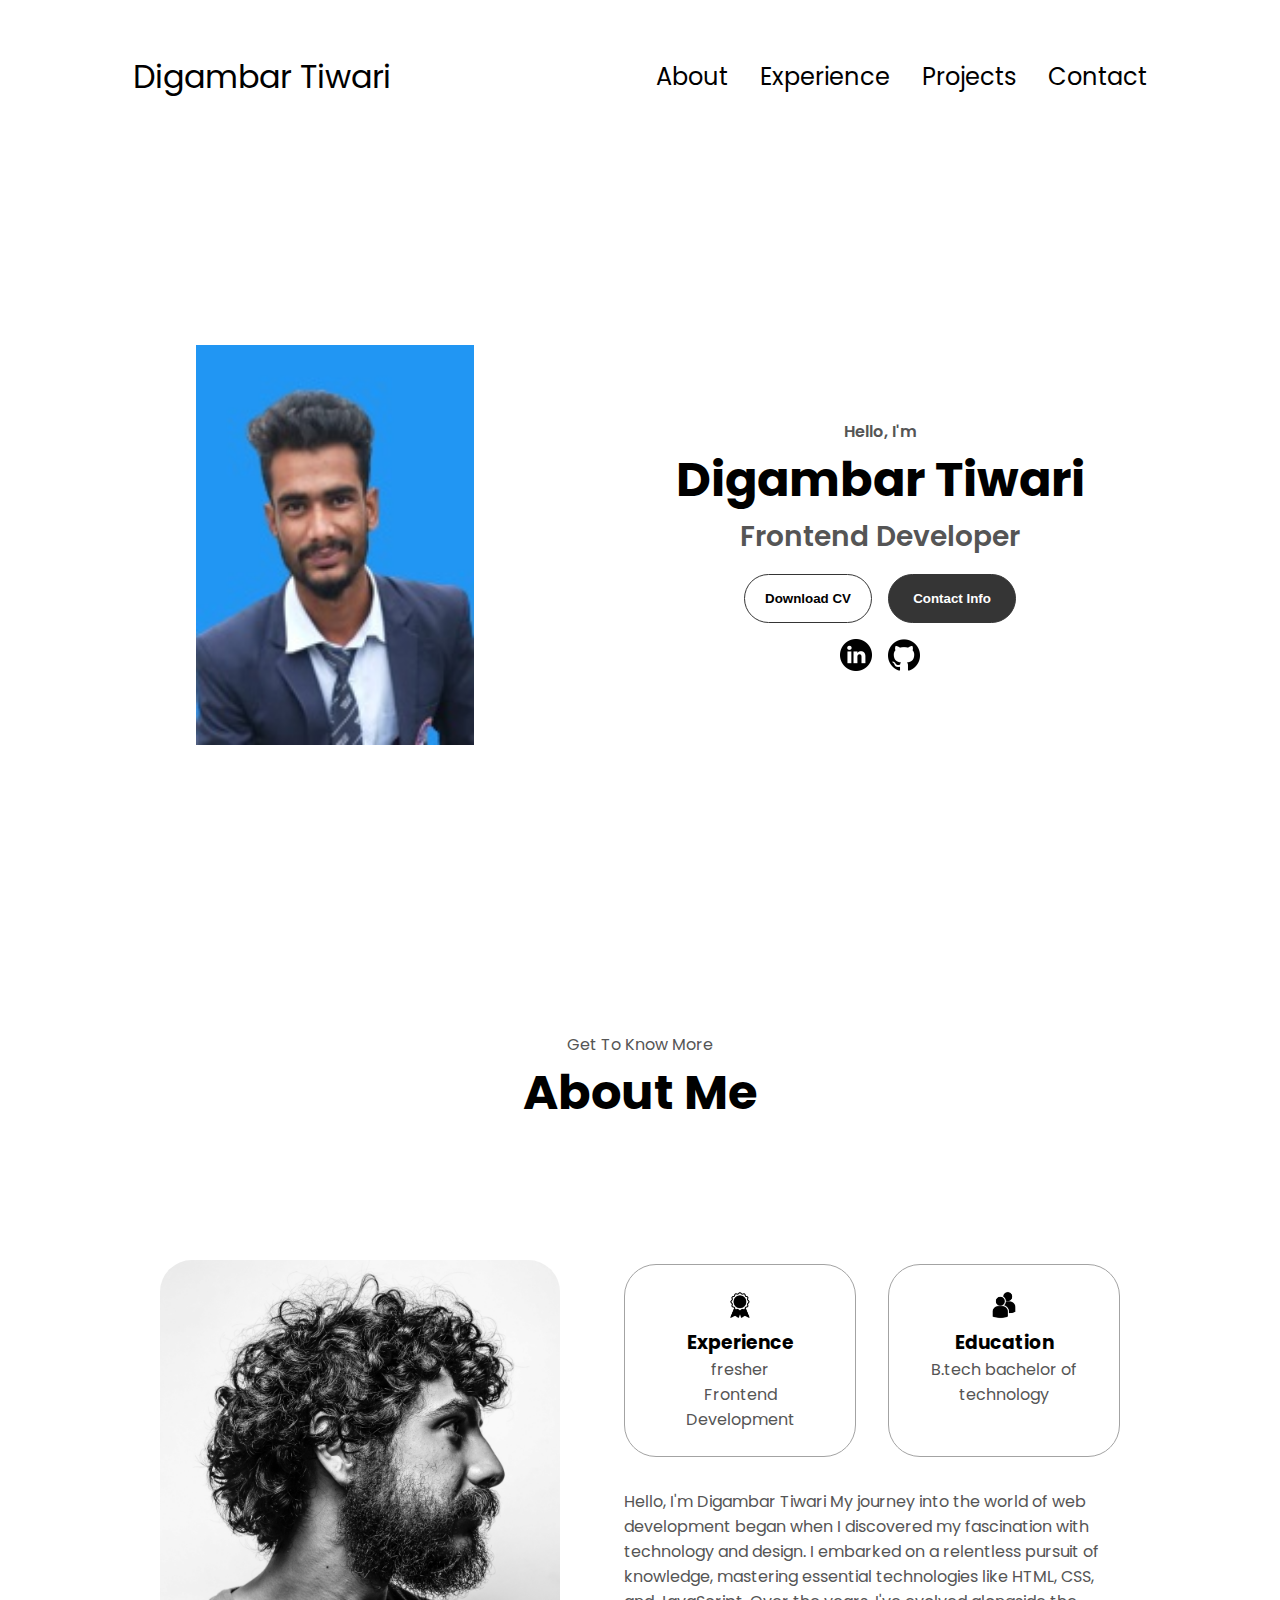
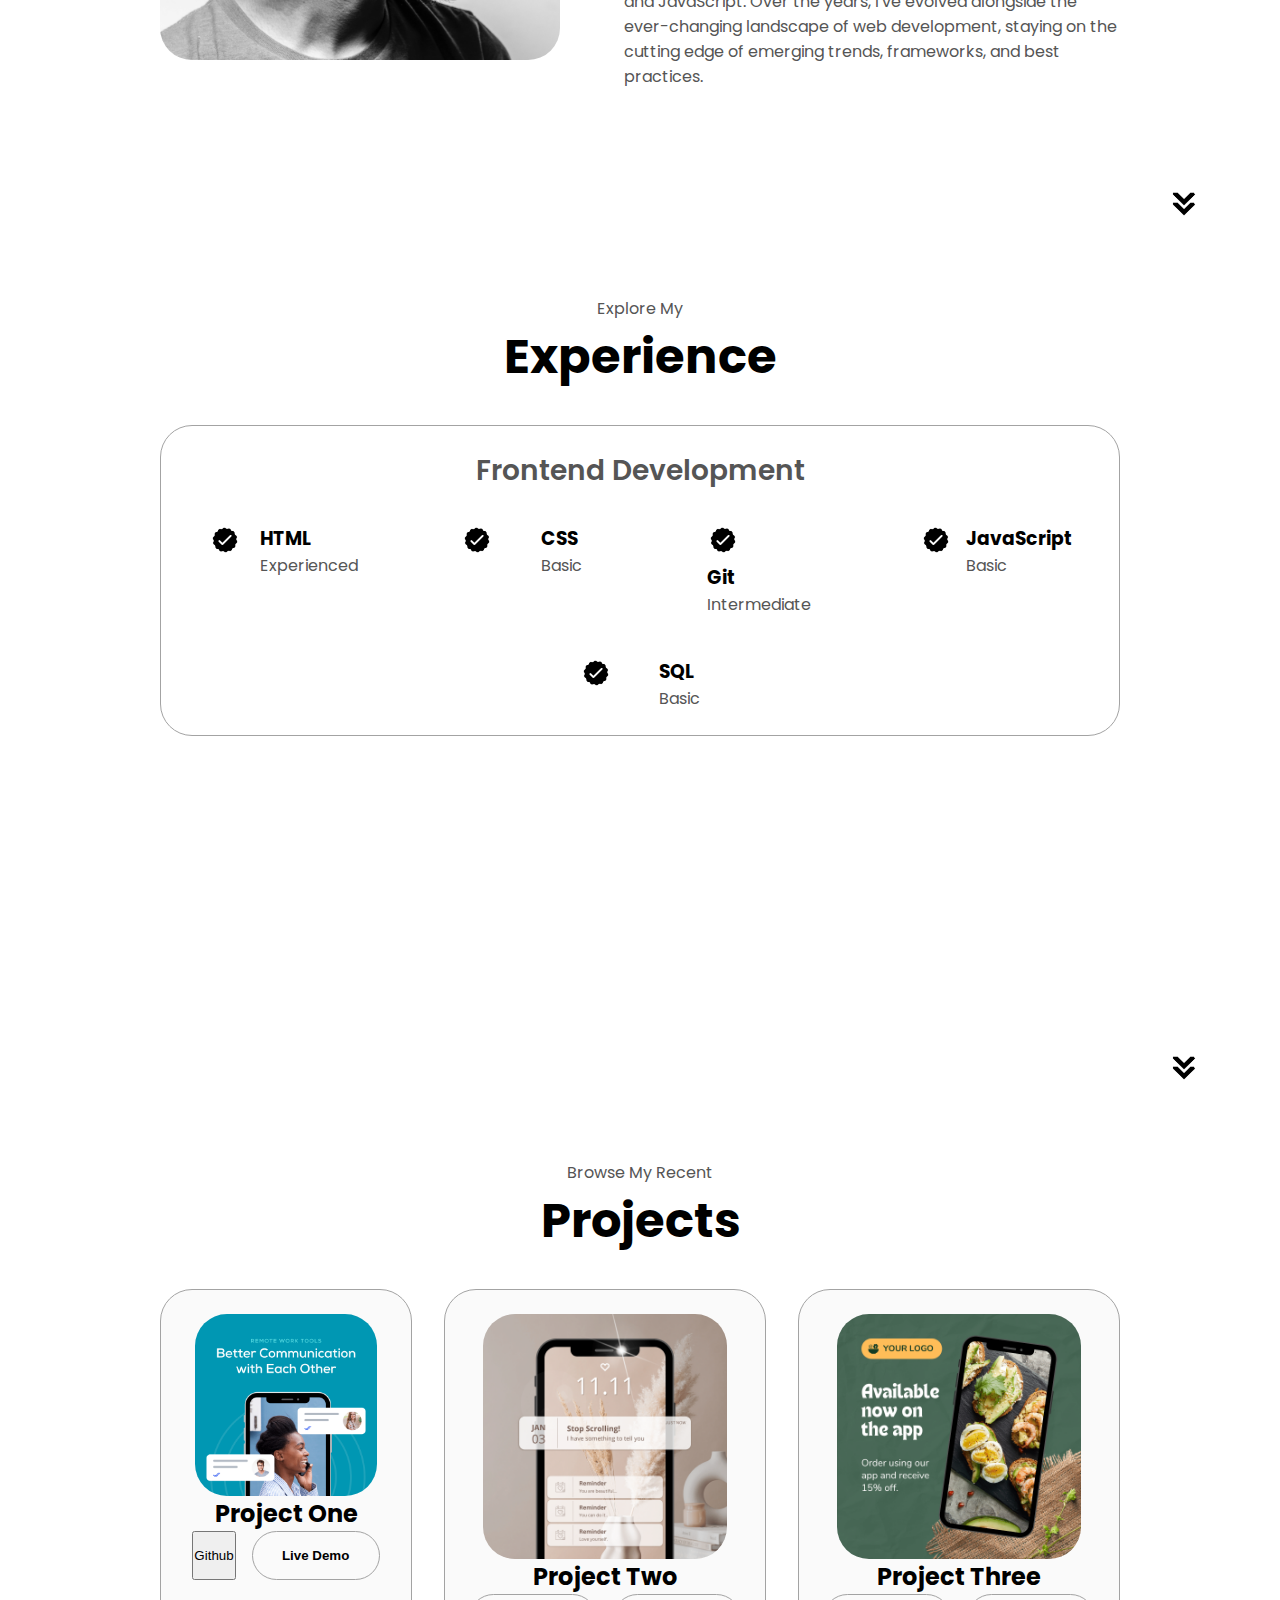
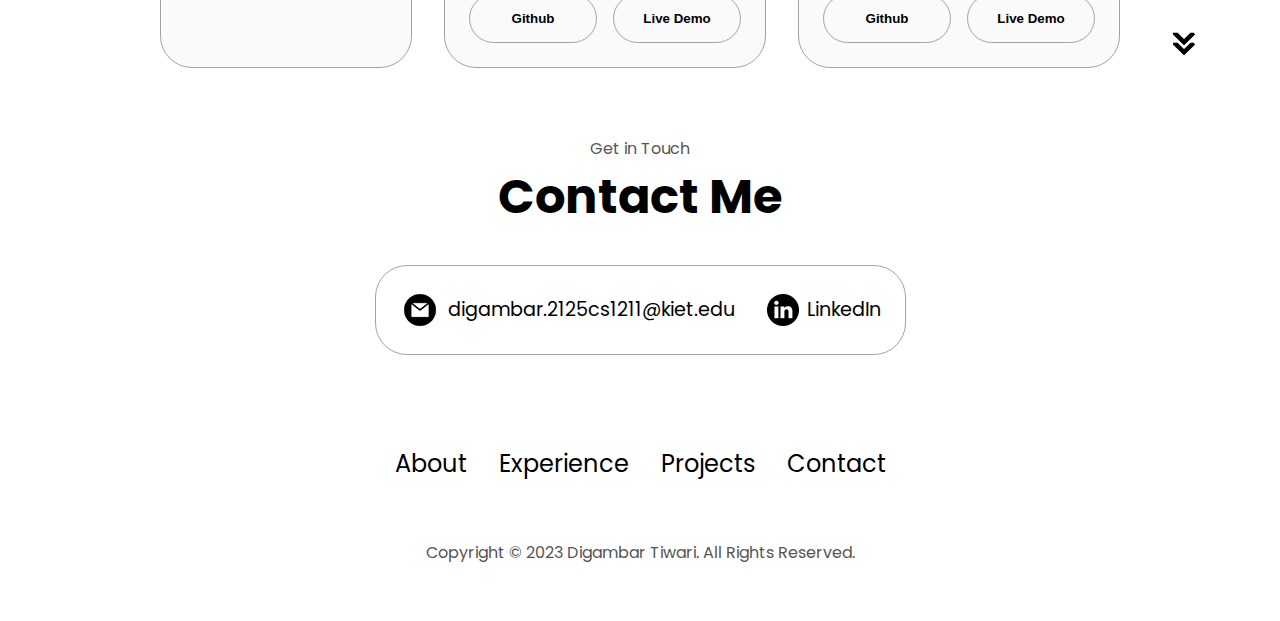
<file: Portfolio/html-css-js-portfolio-tutorial-2/index.html>
<!DOCTYPE html>
<html lang="en">
  <head>
    <meta charset="UTF-8" />
    <meta http-equiv="X-UA-Compatible" content="IE=edge" />
    <meta name="viewport" content="width=device-width, initial-scale=1.0" />
    <title>My Portfolio</title>
    <link rel="stylesheet" href="style.css" />
    <link rel="stylesheet" href="mediaqueries.css" />
  </head>
  <body>
    <nav id="desktop-nav">
      <div class="logo">Digambar Tiwari</div>
      <div>
        <ul class="nav-links">
          <li><a href="#about">About</a></li>
          <li><a href="#experience">Experience</a></li>
          <li><a href="#projects">Projects</a></li>
          <li><a href="#contact">Contact</a></li>
        </ul>
      </div>
    </nav>
    <nav id="hamburger-nav">
      <div class="logo">John Doe</div>
      <div class="hamburger-menu">
        <div class="hamburger-icon" onclick="toggleMenu()">
          <span></span>
          <span></span>
          <span></span>
        </div>
        <div class="menu-links">
          <li><a href="#about" onclick="toggleMenu()">About</a></li>
          <li><a href="#experience" onclick="toggleMenu()">Experience</a></li>
          <li><a href="#projects" onclick="toggleMenu()">Projects</a></li>
          <li><a href="#contact" onclick="toggleMenu()">Contact</a></li>
        </div>
      </div>
    </nav>
    <section id="profile">
      <div class="section__pic-container">
        <img src="photo1.jpg" alt="Digambar Tiwari profile picture" />
      </div>
      <div class="section__text">
        <p class="section__text__p1">Hello, I'm</p>
        <h1 class="title">Digambar Tiwari</h1>
        <p class="section__text__p2">Frontend Developer</p>
        <div class="btn-container">
          <button
            class="btn btn-color-2"
            onclick="window.open('file:///C:/Users/digam/Downloads/Resume_Resume_Format5%20(1).pdf')"
          >
            Download CV
          </button>
          <button class="btn btn-color-1" onclick="'file:///C:/Users/digam/Downloads/Resume_Resume_Format5%20(1).pdf'">
            Contact Info
          </button>
        </div>
        <div id="socials-container">
          <img
            src="./assets/linkedin.png"
            alt="My LinkedIn profile"
            class="icon"
            onclick="location.href='https://linkedin.com/'"
          />
          <img
            src="./assets/github.png"
            alt="My Github profile"
            class="icon"
            onclick="location.href='https://github.com/'"
          />
        </div>
      </div>
    </section>
    <section id="about">
      <p class="section__text__p1">Get To Know More</p>
      <h1 class="title">About Me</h1>
      <div class="section-container">
        <div class="section__pic-container">
          <img
            src="./assets/about-pic.png"
            alt="Profile picture"
            class="about-pic"
          />
        </div>
        <div class="about-details-container">
          <div class="about-containers">
            <div class="details-container">
              <img
                src="./assets/experience.png"
                alt="Experience icon"
                class="icon"
              />
              <h3>Experience</h3>
              <p>fresher<br />Frontend Development</p>
            </div>
            <div class="details-container">
              <img
                src="./assets/education.png"
                alt="Education icon"
                class="icon"
              />
              <h3>Education</h3>
              <p>B.tech bachelor of technology</p>
            </div>
          </div>
          <div class="text-container">
            <p>
             Hello, I'm Digambar Tiwari My journey into the world of web development began when I discovered my fascination with technology and design. I embarked on a relentless pursuit of knowledge, mastering essential technologies like HTML, CSS, and JavaScript. Over the years, I've evolved alongside the ever-changing landscape of web development, staying on the cutting edge of emerging trends, frameworks, and best practices.
            </p>
          </div>
        </div>
      </div>
      <img
        src="./assets/arrow.png"
        alt="Arrow icon"
        class="icon arrow"
        onclick="location.href='./#experience'"
      />
    </section>
    <section id="experience">
      <p class="section__text__p1">Explore My</p>
      <h1 class="title">Experience</h1>
      <div class="experience-details-container">
        <div class="about-containers">
          <div class="details-container">
            <h2 class="experience-sub-title">Frontend Development</h2>
            <div class="article-container">
              <article>
                <img
                  src="./assets/checkmark.png"
                  alt="Experience icon"
                  class="icon"
                />
                <div>
                  <h3>HTML</h3>
                  <p>Experienced</p>
                </div>
              </article>
              <article>
                <img
                  src="./assets/checkmark.png"
                  alt="Experience icon"
                  class="icon"
                />
                <div>
                  <h3>CSS</h3>
                  <p>Basic</p>
                </div>
              </article>
              <article>
                
                <div>
                  <img
                  src="./assets/checkmark.png"
                  alt="Experience icon"
                  class="icon"
                />
                <div>
                  <h3>Git</h3>
                  <p>Intermediate</p>
                </div>
                
              
                </div>
              </article>
              <article>
                <img
                  src="./assets/checkmark.png"
                  alt="Experience icon"
                  class="icon"
                />
                <div>
                  <h3>JavaScript</h3>
                  <p>Basic</p>
                </div>
              </article>
              <article>
                <img
                  src="./assets/checkmark.png"
                  alt="Experience icon"
                  class="icon"
                />
                <div>
                  <h3>SQL</h3>
                  <p>Basic</p>
                </div>
              </article>
              
            </div>
          </div>
              </article>
            </div>
          </div>
        </div>
      </div>
      <img
        src="./assets/arrow.png"
        alt="Arrow icon"
        class="icon arrow"
        onclick="location.href='./#projects'"
      />
    </section>
    <section id="projects">
      <p class="section__text__p1">Browse My Recent</p>
      <h1 class="title">Projects</h1>
      <div class="experience-details-container">
        <div class="about-containers">
          <div class="details-container color-container">
            <div class="article-container">
              <img
                src="./assets/project-1.png"
                alt="Project 1"
                class="project-img"
              />
            </div>
            <h2 class="landing page">Project One</h2>
            <div class="btn-container">
              <button
                class="landing page"
                onclick="location.href='https://github.com/Digambar7753/landing-page-'"
              >
                Github
              </button>
              <button
                class="btn btn-color-2 project-btn"
                onclick="location.href='https://github.com/Digambar7753/landing-page-'"
              >
                Live Demo
              </button>
            </div>
          </div>
          <div class="details-container color-container">
            <div class="article-container">
              <img
                src="./assets/project-2.png"
                alt="Project 2"
                class="project-img"
              />
            </div>
            <h2 class="temperature converter">Project Two</h2>
            <div class="btn-container">
              <button
                class="btn btn-color-2 project-btn"
                onclick="location.href='https://github.com/Digambar7753/tempcon'"
              >
                Github
              </button>
              <button
                class="btn btn-color-2 project-btn"
                onclick="location.href='https://github.com/Digambar7753/tempcon'"
              >
                Live Demo
              </button>
            </div>
          </div>
          <div class="details-container color-container">
            <div class="article-container">
              <img
                src="./assets/project-3.png"
                alt="Project 3"
                class="project-img"
              />
            </div>
            <h2 class="Netflix clone">Project Three</h2>
            <div class="btn-container">
              <button
                class="btn btn-color-2 project-btn"
                onclick="location.href='https://github.com/Digambar7753/netflixlanding'"
              >
                Github
              </button>
              <button
                class="btn btn-color-2 project-btn"
                onclick="location.href='https://github.com/Digambar7753/netflixlanding'"
              >
                Live Demo
              </button>
            </div>
          </div>
        </div>
      </div>
      <img
        src="./assets/arrow.png"
        alt="Arrow icon"
        class="icon arrow"
        onclick="location.href='./#contact'"
      />
    </section>
    <section id="contact">
      <p class="section__text__p1">Get in Touch</p>
      <h1 class="title">Contact Me</h1>
      <div class="contact-info-upper-container">
        <div class="contact-info-container">
          <img
            src="./assets/email.png"
            alt="Email icon"
            class="icon contact-icon email-icon"
          />
          <p><a href="digambar.2125cs1211@kiet.edu">digambar.2125cs1211@kiet.edu</a></p>
        </div>
        <div class="contact-info-container">
          <img
            src="./assets/linkedin.png"
            alt="LinkedIn icon"
            class="icon contact-icon"
          />
          <p><a href="https://www.linkedin.com/in/digambar-tiwari-b95a3423b">LinkedIn</a></p>
        </div>
      </div>
    </section>
    <footer>
      <nav>
        <div class="nav-links-container">
          <ul class="nav-links">
            <li><a href="#about">About</a></li>
            <li><a href="#experience">Experience</a></li>
            <li><a href="#projects">Projects</a></li>
            <li><a href="#contact">Contact</a></li>
          </ul>
        </div>
      </nav>
      <p>Copyright &#169; 2023 Digambar Tiwari. All Rights Reserved.</p>
    </footer>
    <script src="script.js"></script>
  </body>
</html>
</file>
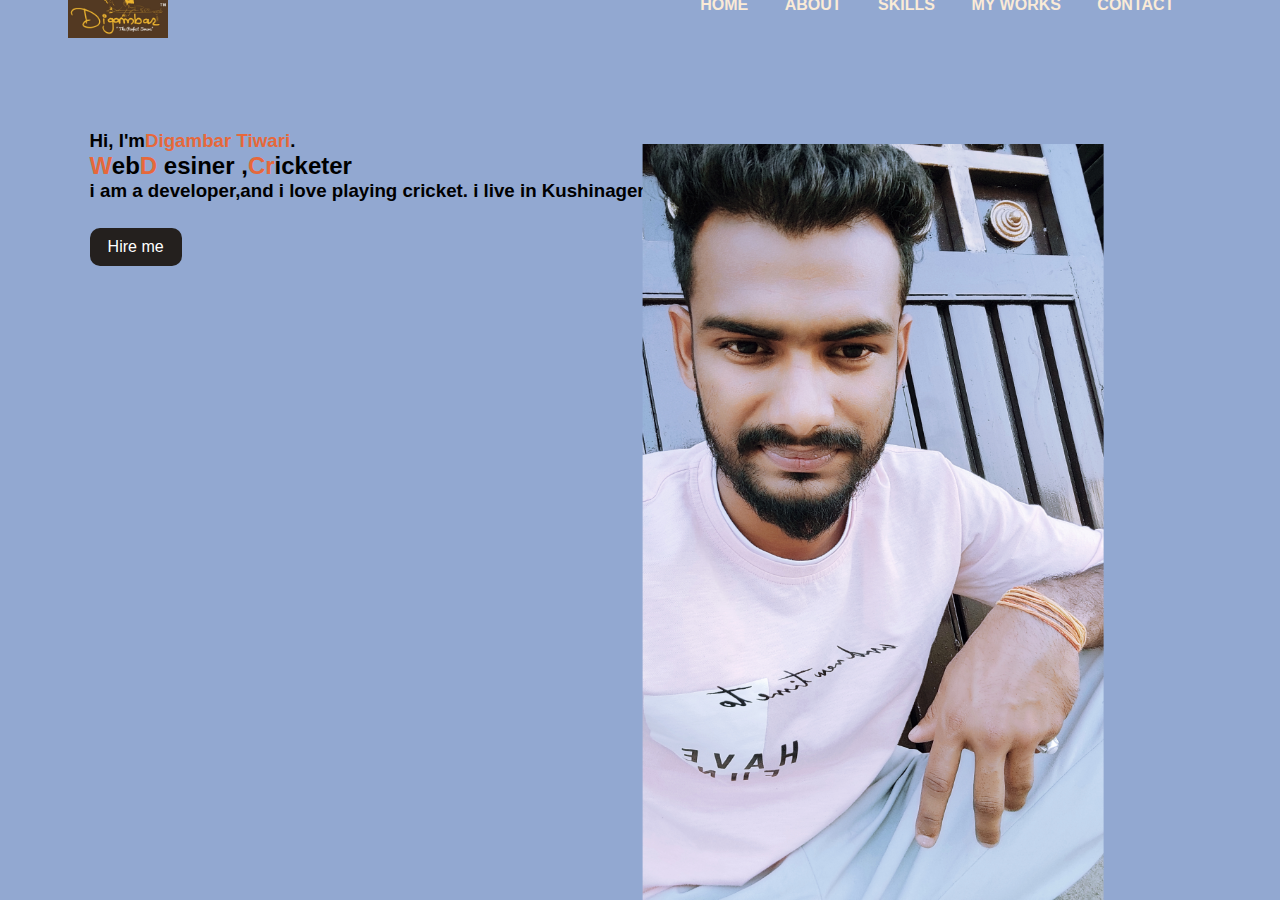
<file: Portfolio/image/index.html>
<!DOCTYPE html>
<html lang="en">
<head>
    <meta charset="UTF-8">
    <meta name="viewport" content="width=device-width, initial-scale=1.0">
    <title>Portfolio</title>
    <link rel="stylesheet" href="style.css">
</head>
<body>
  <div class="main">
   <div class="navbar">
      <img src="nigam.jpg" class="logo" width="60px">
     <ul>
        <li><a href="#">HOME</a></li>
        <li><a href="#">ABOUT</a></li>
        <li><a href="#">SKILLS</a></li>
        <li><a href="#">MY WORKS</a></li>
        <li><a href="#">CONTACT</a></li>
     </ul>
    </div>
        <div class="info">
          <h3>Hi, I'm<span>Digambar Tiwari</span>.</h3>
          <h2><span>W</span>eb<span>D</span> esiner ,<span>Cr</span>icketer</h2>
          <h3>i am a developer,and i love playing cricket. i live in Kushinager </h3>
          <a href="#">Hire me</a>
        </div>
        <div class="image">
          <img src="dig.jpg"class="image">
        </div>
  </div>
    
</body>
</html>
</file>
<file: Portfolio/html-css-js-portfolio-tutorial-2/style.css>
/* GENERAL */

@import url("https://fonts.googleapis.com/css2?family=Poppins:wght@300;400;500;600&display=swap");

* {
  margin: 0;
  padding: 0;
}

body {
  font-family: "Poppins", sans-serif;
}

html {
  scroll-behavior: smooth;
}

p {
  color: rgb(85, 85, 85);
}

/* TRANSITION */

a,
.btn {
  transition: all 300ms ease;
}

/* DESKTOP NAV */

nav,
.nav-links {
  display: flex;
}

nav {
  justify-content: space-around;
  align-items: center;
  height: 17vh;
}

.nav-links {
  gap: 2rem;
  list-style: none;
  font-size: 1.5rem;
}

a {
  color: black;
  text-decoration: none;
  text-decoration-color: white;
}

a:hover {
  color: grey;
  text-decoration: underline;
  text-underline-offset: 1rem;
  text-decoration-color: rgb(181, 181, 181);
}

.logo {
  font-size: 2rem;
}

.logo:hover {
  cursor: default;
}

/* HAMBURGER MENU */

#hamburger-nav {
  display: none;
}

.hamburger-menu {
  position: relative;
  display: inline-block;
}

.hamburger-icon {
  display: flex;
  flex-direction: column;
  justify-content: space-between;
  height: 24px;
  width: 30px;
  cursor: pointer;
}

.hamburger-icon span {
  width: 100%;
  height: 2px;
  background-color: black;
  transition: all 0.3 ease-in-out;
}

.menu-links {
  position: absolute;
  top: 100%;
  right: 0;
  background-color: white;
  width: fit-content;
  max-height: 0;
  overflow: hidden;
  transition: all 0.3 ease-in-out;
}

.menu-links a {
  display: block;
  padding: 10px;
  text-align: center;
  font-size: 1.5rem;
  color: black;
  text-decoration: none;
  transition: all 0.3 ease-in-out;
}

.menu-links li {
  list-style: none;
}

.menu-links.open {
  max-height: 300px;
}

.hamburger-icon.open span:first-child {
  transform: rotate(45deg) translate(10px, 5px);
}

.hamburger-icon.open span:nth-child(2) {
  opacity: 0;
}

.hamburger-icon.open span:last-child {
  transform: rotate(-45deg) translate(10px, -5px);
}

.hamburger-icon span:first-child {
  transform: none;
}

.hamburger-icon span:first-child {
  opacity: 1;
}

.hamburger-icon span:first-child {
  transform: none;
}

/* SECTIONS */

section {
  padding-top: 4vh;
  height: 96vh;
  margin: 0 10rem;
  box-sizing: border-box;
  min-height: fit-content;
}

.section-container {
  display: flex;
}

/* PROFILE SECTION */

#profile {
  display: flex;
  justify-content: center;
  gap: 5rem;
  height: 80vh;
}

.section__pic-container {
  display: flex;
  height: 400px;
  width: 400px;
  margin: auto 0;
}

.section__text {
  align-self: center;
  text-align: center;
}

.section__text p {
  font-weight: 600;
}

.section__text__p1 {
  text-align: center;
}

.section__text__p2 {
  font-size: 1.75rem;
  margin-bottom: 1rem;
}

.title {
  font-size: 3rem;
  text-align: center;
}

#socials-container {
  display: flex;
  justify-content: center;
  margin-top: 1rem;
  gap: 1rem;
}

/* ICONS */

.icon {
  cursor: pointer;
  height: 2rem;
}

/* BUTTONS */

.btn-container {
  display: flex;
  justify-content: center;
  gap: 1rem;
}

.btn {
  font-weight: 600;
  transition: all 300ms ease;
  padding: 1rem;
  width: 8rem;
  border-radius: 2rem;
}

.btn-color-1,
.btn-color-2 {
  border: rgb(53, 53, 53) 0.1rem solid;
}

.btn-color-1:hover,
.btn-color-2:hover {
  cursor: pointer;
}

.btn-color-1,
.btn-color-2:hover {
  background: rgb(53, 53, 53);
  color: white;
}

.btn-color-1:hover {
  background: rgb(0, 0, 0);
}

.btn-color-2 {
  background: none;
}

.btn-color-2:hover {
  border: rgb(255, 255, 255) 0.1rem solid;
}

.btn-container {
  gap: 1rem;
}

/* ABOUT SECTION */

#about {
  position: relative;
}

.about-containers {
  gap: 2rem;
  margin-bottom: 2rem;
  margin-top: 2rem;
}

.about-details-container {
  justify-content: center;
  flex-direction: column;
}

.about-containers,
.about-details-container {
  display: flex;
}

.about-pic {
  border-radius: 2rem;
}

.arrow {
  position: absolute;
  right: -5rem;
  bottom: 2.5rem;
}

.details-container {
  padding: 1.5rem;
  flex: 1;
  background: white;
  border-radius: 2rem;
  border: rgb(53, 53, 53) 0.1rem solid;
  border-color: rgb(163, 163, 163);
  text-align: center;
}

.section-container {
  gap: 4rem;
  height: 80%;
}

.section__pic-container {
  height: 400px;
  width: 400px;
  margin: auto 0;
}

/* EXPERIENCE SECTION */

#experience {
  position: relative;
}

.experience-sub-title {
  color: rgb(85, 85, 85);
  font-weight: 600;
  font-size: 1.75rem;
  margin-bottom: 2rem;
}

.experience-details-container {
  display: flex;
  justify-content: center;
  flex-direction: column;
}

.article-container {
  display: flex;
  text-align: initial;
  flex-wrap: wrap;
  flex-direction: row;
  gap: 2.5rem;
  justify-content: space-around;
}

article {
  display: flex;
  width: 10rem;
  justify-content: space-around;
  gap: 0.5rem;
}

article .icon {
  cursor: default;
}

/* PROJECTS SECTION */

#projects {
  position: relative;
}

.color-container {
  border-color: rgb(163, 163, 163);
  background: rgb(250, 250, 250);
}

.project-img {
  border-radius: 2rem;
  width: 90%;
  height: 90%;
}

.project-title {
  margin: 1rem;
  color: black;
}

.project-btn {
  color: black;
  border-color: rgb(163, 163, 163);
}

/* CONTACT */

#contact {
  display: flex;
  justify-content: center;
  flex-direction: column;
  height: 70vh;
}

.contact-info-upper-container {
  display: flex;
  justify-content: center;
  border-radius: 2rem;
  border: rgb(53, 53, 53) 0.1rem solid;
  border-color: rgb(163, 163, 163);
  background: (250, 250, 250);
  margin: 2rem auto;
  padding: 0.5rem;
}

.contact-info-container {
  display: flex;
  align-items: center;
  justify-content: center;
  gap: 0.5rem;
  margin: 1rem;
}

.contact-info-container p {
  font-size: larger;
}

.contact-icon {
  cursor: default;
}

.email-icon {
  height: 2.5rem;
}

/* FOOTER SECTION */

footer {
  height: 26vh;
  margin: 0 1rem;
}

footer p {
  text-align: center;
}
</file>
<file: Portfolio/html-css-js-portfolio-tutorial-2/mediaqueries.css>
@media screen and (max-width: 1400px) {
  #profile {
    height: 83vh;
    margin-bottom: 6rem;
  }
  .about-containers {
    flex-wrap: wrap;
  }
  #contact,
  #projects {
    height: fit-content;
  }
}

@media screen and (max-width: 1200px) {
  #desktop-nav {
    display: none;
  }
  #hamburger-nav {
    display: flex;
  }
  #experience,
  .experience-details-container {
    margin-top: 2rem;
  }
  #profile,
  .section-container {
    display: block;
  }
  .arrow {
    display: none;
  }
  section,
  .section-container {
    height: fit-content;
  }
  section {
    margin: 0 5%;
  }
  .section__pic-container {
    width: 275px;
    height: 275px;
    margin: 0 auto 2rem;
  }
  .about-containers {
    margin-top: 0;
  }
}

@media screen and (max-width: 600px) {
  #contact,
  footer {
    height: 40vh;
  }
  #profile {
    height: 83vh;
    margin-bottom: 0;
  }
  article {
    font-size: 1rem;
  }
  footer nav {
    height: fit-content;
    margin-bottom: 2rem;
  }
  .about-containers,
  .contact-info-upper-container,
  .btn-container {
    flex-wrap: wrap;
  }
  .contact-info-container {
    margin: 0;
  }
  .contact-info-container p,
  .nav-links li a {
    font-size: 1rem;
  }
  .experience-sub-title {
    font-size: 1.25rem;
  }
  .logo {
    font-size: 1.5rem;
  }
  .nav-links {
    flex-direction: column;
    gap: 0.5rem;
    text-align: center;
  }
  .section__pic-container {
    width: auto;
    height: 46vw;
    justify-content: center;
  }
  .section__text__p2 {
    font-size: 1.25rem;
  }
  .title {
    font-size: 2rem;
  }
  .text-container {
    text-align: justify;
  }
}
</file>
<file: Portfolio/image/style.css>
*{
    margin:0;
    padding:0;
    font-family: sans-serif;
}

.main{
    position: relative;
    width: 100%;
    height:100vh ;
    background: #92a8d1;
    background-position: center;
    background-size: cover;

}

.navbar{
   width: 86%;
   display: flex;
   margin: auto;
   padding: 15px 0;
   align-items: center;
   justify-content: space-between; 
}
.navbar .logo{
    width: 100px;
    cursor: pointer;
    margin-top: -3%;
    margin-left: -2%;

}
ul{
    margin-top: -4%;
}
ul li{
    list-style: none;
    display: inline-block;
    padding: 10px 16px;
}
ul li a{
    font-size: 16px;
    font-weight: bold;
    text-decoration: none;
    color: antiquewhite;
    margin-top: -3%;
    transition: -4s ease;
}
ul li a:hover{
    color: rgb(230,104,59);
}
.info{
    margin-left: 7%;
    margin-top: 6%;
}
.info h1{
    font-size: 65px;
    color: rgb(36,32,30);

}
.infoh3{
    font-size: 18px;
    letter-spacing: 1px;
    line-height: 24px;
}
.info span{
    color: rgb(230,104,59);
}
.info a{
    text-decoration: none;
    color: #fff;
    background: rgb(36,32,30);
    margin: 26px 0;
    padding: 10px 18px;
    border-radius: 10px;
    display: inline-block;
    transition: .4s ease;

}
.info a:hover{
    background: rgb(59,174,209);
}
.image{
    width:60%;
    height:60%;
    position: absolute;
    right: 100px;
    bottom: 0;

}
.image img{
    position: absolute;
    height: 140%;
    left:60%;
    transform: translate(-50%);
    bottom: 0;

}
</file>
